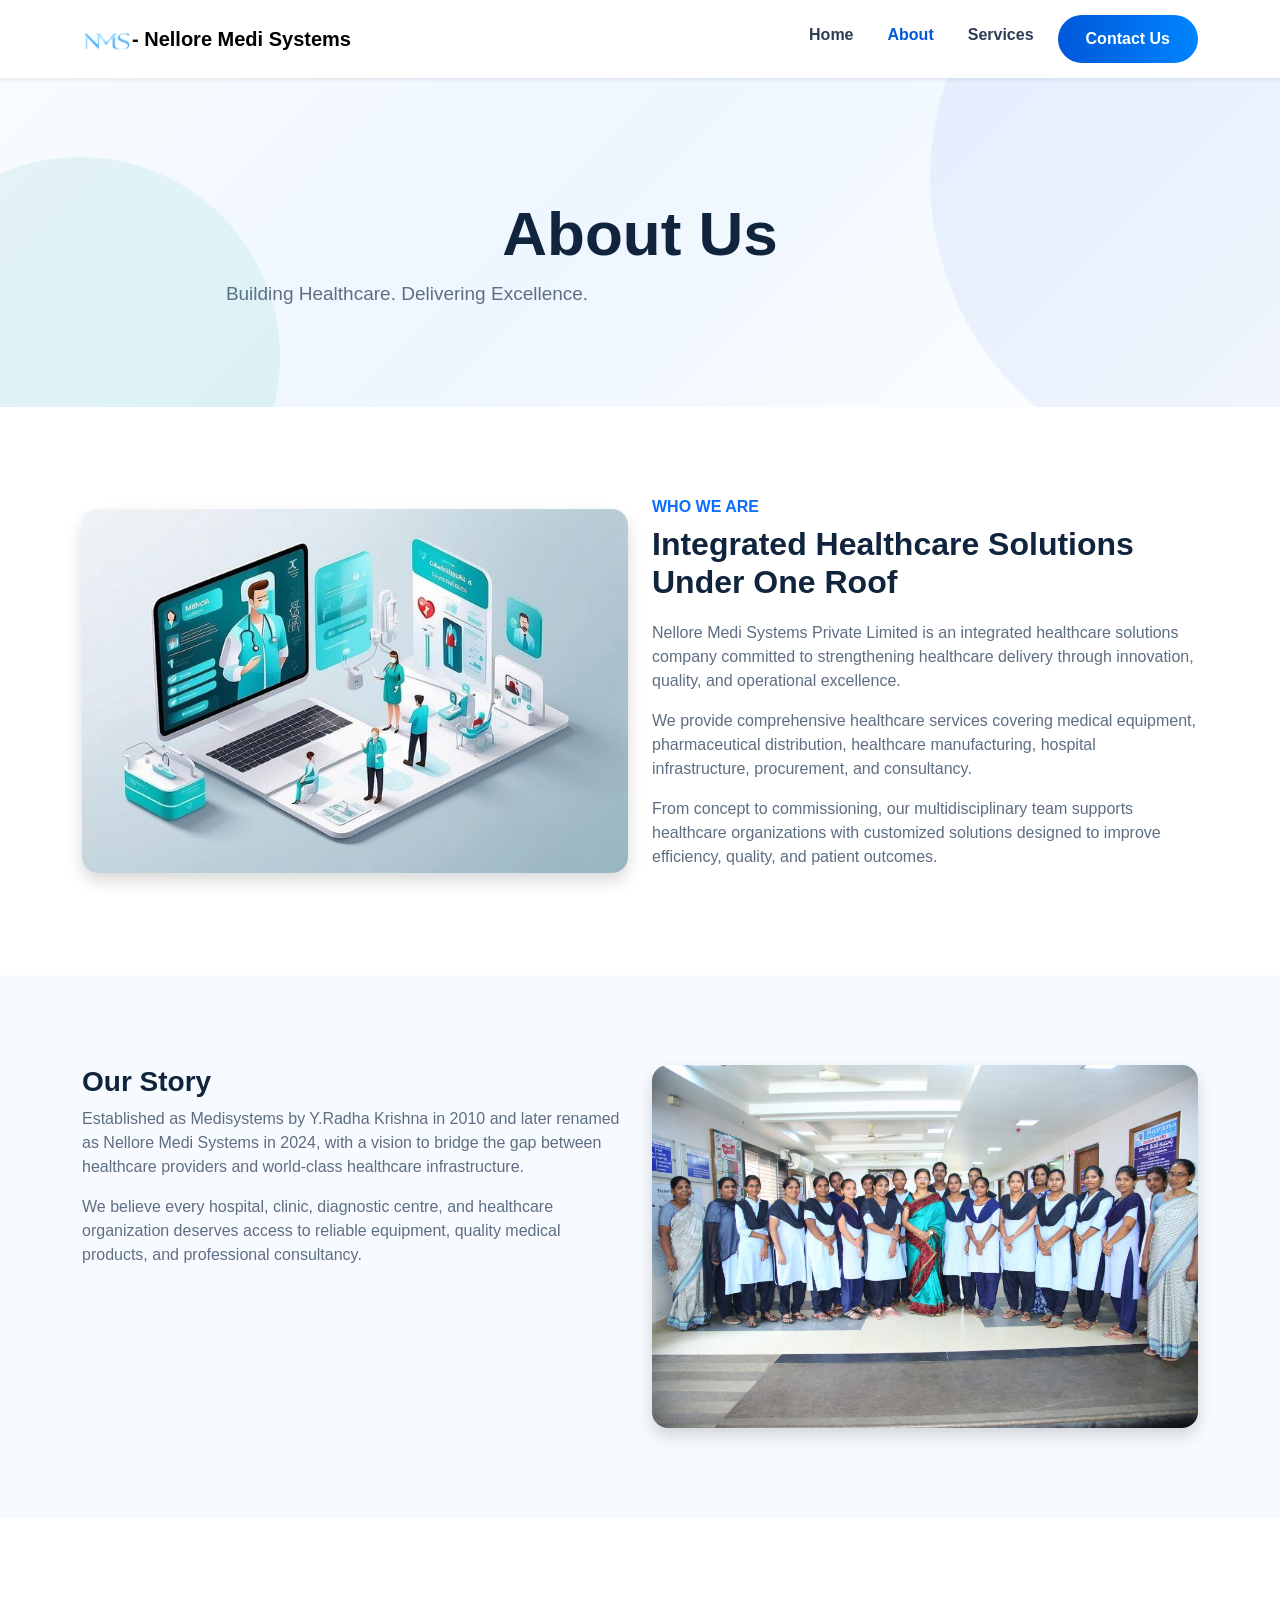
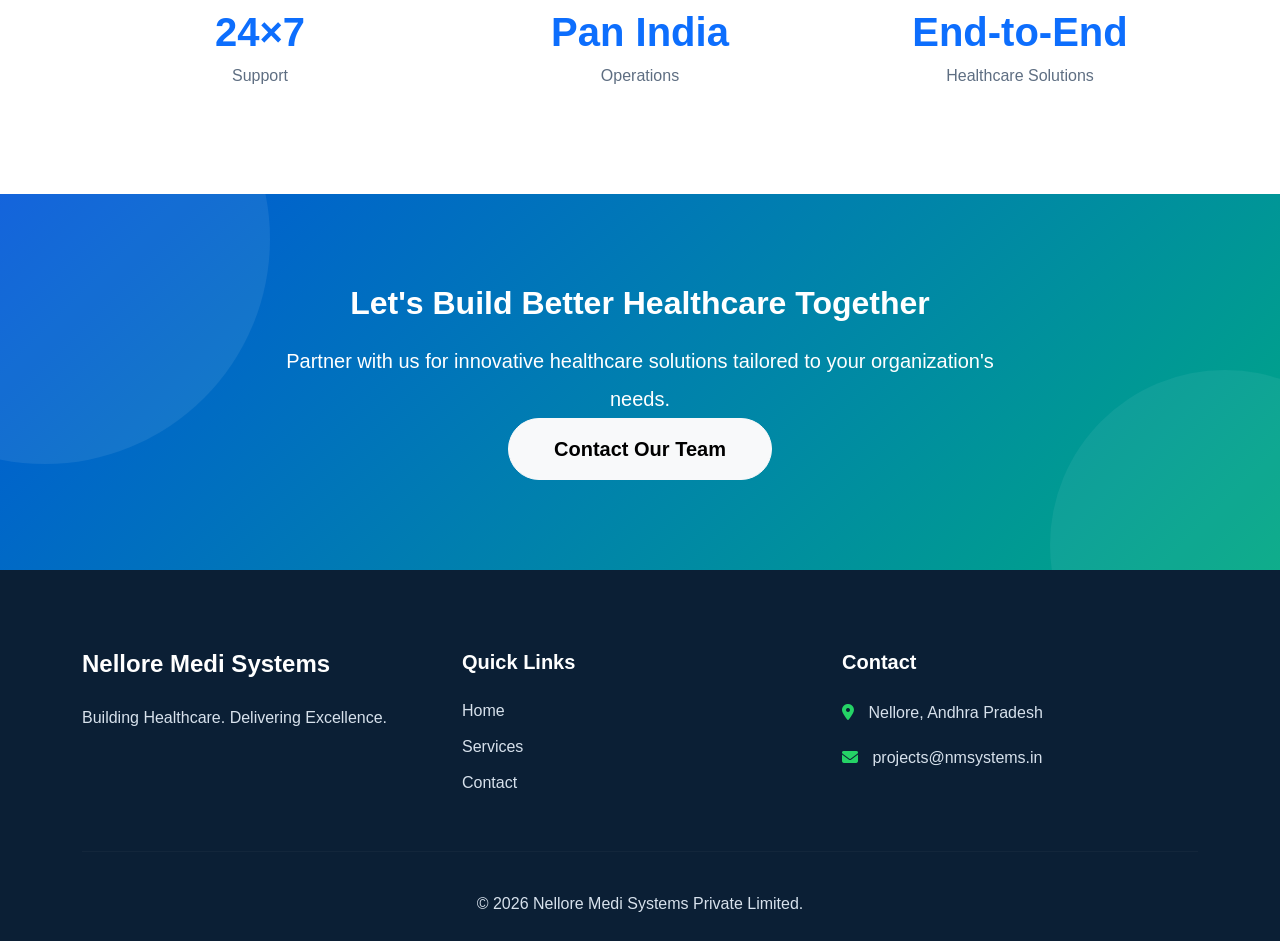
<file: about.html>
<!DOCTYPE html>
<html lang="en">

<head>

<meta charset="UTF-8">
<meta name="viewport" content="width=device-width, initial-scale=1.0">

<title>About Us | Nellore Medi Systems</title>

<link href="https://cdn.jsdelivr.net/npm/bootstrap@5.3.3/dist/css/bootstrap.min.css" rel="stylesheet">

<link href="https://cdnjs.cloudflare.com/ajax/libs/font-awesome/6.5.2/css/all.min.css" rel="stylesheet">

<link rel="stylesheet" href="css/style.css">

</head>

<body>

<!-- NAVBAR -->

<nav class="navbar navbar-expand-lg bg-white shadow-sm sticky-top">

<div class="container">

<a class="navbar-brand fw-bold" href="index.html">

<img src="assets/images/logo.png" width="50">-

Nellore Medi Systems

</a>

<button class="navbar-toggler" data-bs-toggle="collapse" data-bs-target="#nav">

<span class="navbar-toggler-icon"></span>

</button>

<div class="collapse navbar-collapse" id="nav">

<ul class="navbar-nav ms-auto">

<li class="nav-item"><a class="nav-link" href="index.html">Home</a></li>

<li class="nav-item"><a class="nav-link active" href="about.html">About</a></li>

<li class="nav-item"><a class="nav-link" href="services.html">Services</a></li>

<li class="nav-item ms-lg-3">
    <a class="btn btn-primary rounded-pill" href="contact.html">
        Contact Us
    </a>
</li>

</ul>

</div>

</div>

</nav>

<!-- HERO -->

<section class="hero" style="padding:120px 0 80px;">

<div class="container text-center">

<h1 class="display-3 fw-bold">

About Us

</h1>

<p class="lead">

Building Healthcare. Delivering Excellence.

</p>

</div>

</section>

<!-- COMPANY -->

<section>

<div class="container">

<div class="row align-items-center">

<div class="col-lg-6">

<img src="assets/images/solutions.jpeg"

class="img-fluid rounded-4 shadow">

</div>

<div class="col-lg-6">

<h6 class="text-primary fw-bold">

WHO WE ARE

</h6>

<h2 class="fw-bold">

Integrated Healthcare Solutions Under One Roof

</h2>

<p>

Nellore Medi Systems Private Limited is an integrated healthcare
solutions company committed to strengthening healthcare delivery
through innovation, quality, and operational excellence.

</p>

<p>

We provide comprehensive healthcare services covering
medical equipment,
pharmaceutical distribution,
healthcare manufacturing,
hospital infrastructure,
procurement,
and consultancy.

</p>

<p>

From concept to commissioning,
our multidisciplinary team supports
healthcare organizations with customized
solutions designed to improve efficiency,
quality,
and patient outcomes.

</p>

</div>

</div>

</div>

</section>

<!-- OUR STORY -->

<section class="bg-light">

<div class="container">

<div class="row">

<div class="col-lg-6">

<h3>

Our Story

</h3>

<p>

Established as Medisystems by Y.Radha Krishna in 2010 
and later renamed as Nellore Medi Systems in 2024,
with a vision to bridge the gap between healthcare 
providers and world-class healthcare infrastructure.

</p>

<p>

We believe every hospital,
clinic,
diagnostic centre,
and healthcare organization deserves
access to reliable equipment,
quality medical products,
and professional consultancy.

</p>

</div>

<div class="col-lg-6">

<img src="assets/images/us.png"

class="img-fluid rounded-4 shadow">

</div>

</div>

</div>

</section>

<!-- STATS -->

<section>

<div class="container">

<div class="row text-center">

    <div class="col-md-4">

        <h1 class="text-primary">

            24×7

        </h1>

        <p>

            Support

        </p>

    </div>

    <div class="col-md-4">

        <h1 class="text-primary">

            Pan India

        </h1>

        <p>

            Operations

        </p>

    </div>

    <div class="col-md-4">

        <h1 class="text-primary">

            End-to-End

        </h1>

        <p>

            Healthcare Solutions

        </p>

    </div>

</div>

</div>

</section>

<!-- CTA -->

<section class="cta-section">

<div class="container text-center">

<h2 class="text-white">

Let's Build Better Healthcare Together

</h2>

<p class="lead text-white">

Partner with us for innovative healthcare
solutions tailored to your organization's needs.

</p>

<a href="contact.html"

class="btn btn-light btn-lg rounded-pill">

Contact Our Team

</a>

</div>

</section>

<!-- FOOTER -->

<footer class="footer">

<div class="container">

<div class="row">

<div class="col-lg-4">

<h4>

Nellore Medi Systems

</h4>

<p>

Building Healthcare.
Delivering Excellence.

</p>

</div>

<div class="col-lg-4">

<h5>

Quick Links

</h5>

<ul>

<li><a href="index.html">Home</a></li>

<li><a href="services.html">Services</a></li>

<li><a href="contact.html">Contact</a></li>

</ul>

</div>

<div class="col-lg-4">

<h5>

Contact

</h5>

<p>

<i class="fa-solid fa-location-dot"></i>

Nellore,
Andhra Pradesh

</p>

<p>

<i class="fa-solid fa-envelope"></i>

projects@nmsystems.in

</p>

</div>

</div>

<hr>

<div class="text-center">

© 2026 Nellore Medi Systems Private Limited.

</div>

</div>

</footer>

<script src="https://cdn.jsdelivr.net/npm/bootstrap@5.3.3/dist/js/bootstrap.bundle.min.js"></script>

</body>

</html>
</file>
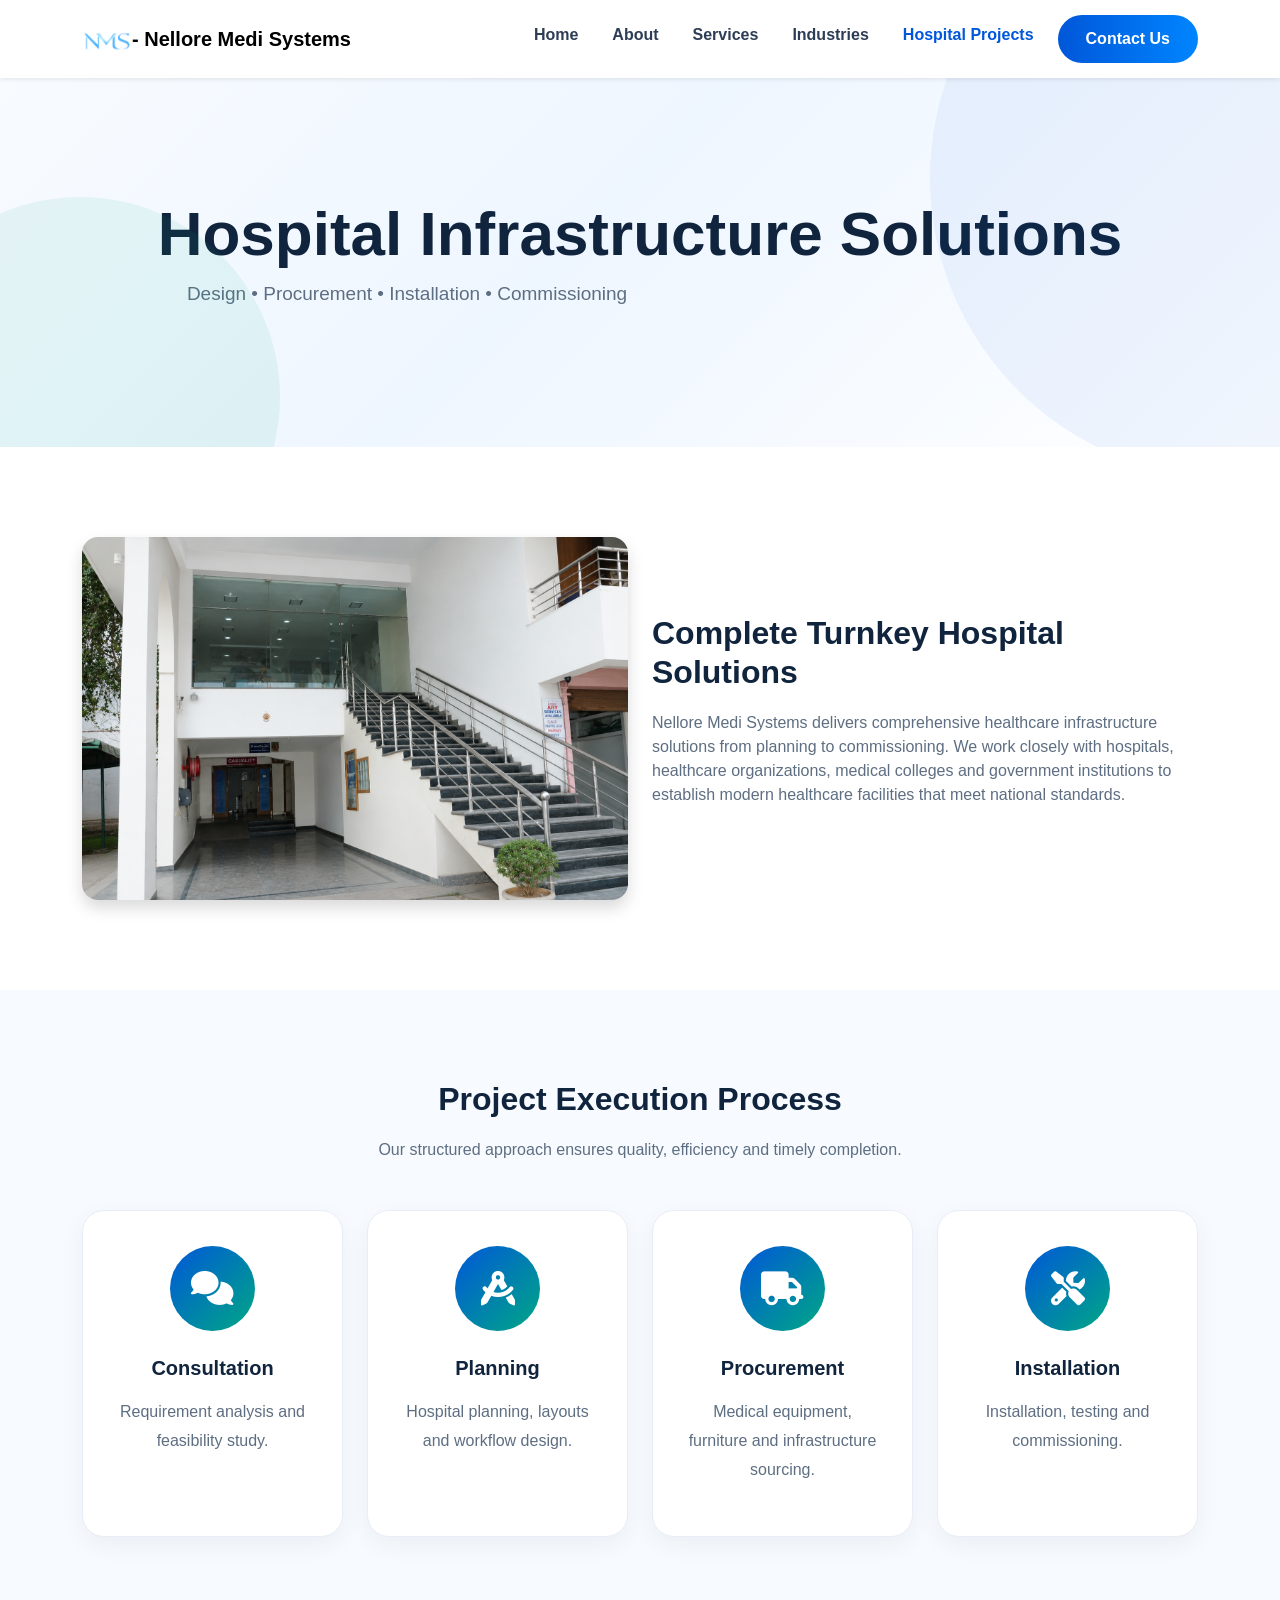
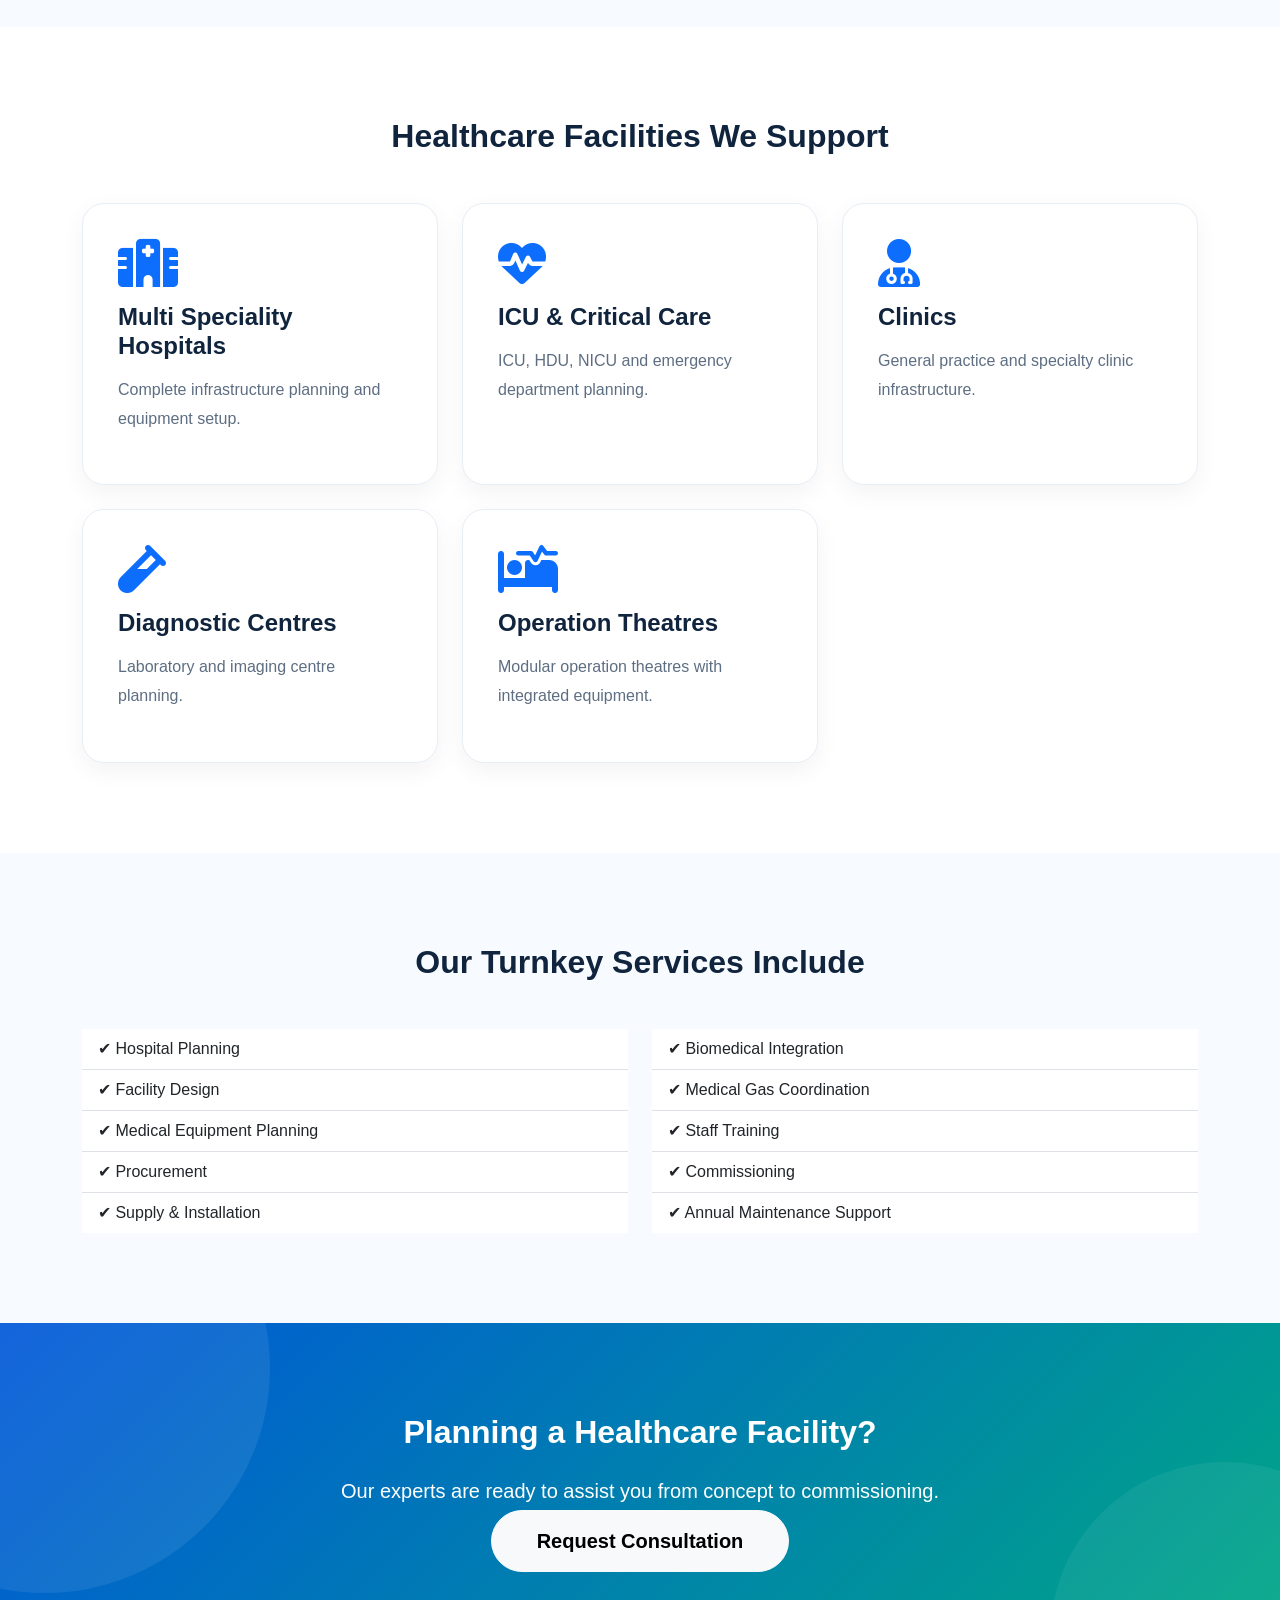
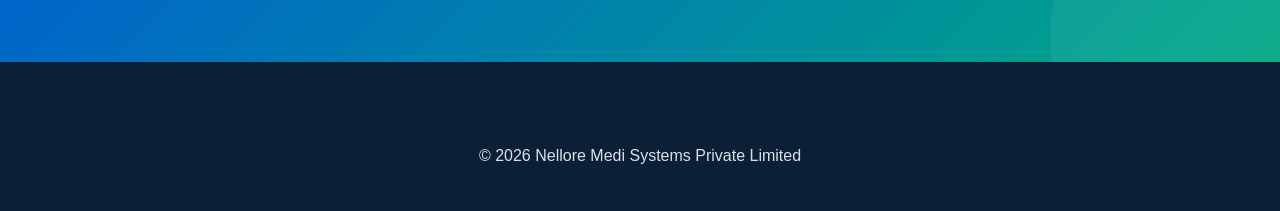
<file: projects.html>
<!DOCTYPE html>
<html lang="en">

<head>

<meta charset="UTF-8">
<meta name="viewport" content="width=device-width, initial-scale=1">

<title>Hospital Infrastructure | Nellore Medi Systems</title>

<link href="https://cdn.jsdelivr.net/npm/bootstrap@5.3.3/dist/css/bootstrap.min.css" rel="stylesheet">
<link href="https://cdnjs.cloudflare.com/ajax/libs/font-awesome/6.5.2/css/all.min.css" rel="stylesheet">
<link rel="stylesheet" href="css/style.css">

</head>

<body>

<!-- NAVBAR -->

<nav class="navbar navbar-expand-lg bg-white shadow-sm sticky-top">

<div class="container">

<a class="navbar-brand fw-bold" href="index.html">
<img src="assets/images/logo.png" width="50">-

Nellore Medi Systems

</a>

<button class="navbar-toggler"
data-bs-toggle="collapse"
data-bs-target="#nav">

<span class="navbar-toggler-icon"></span>

</button>

<div class="collapse navbar-collapse" id="nav">

<ul class="navbar-nav ms-auto">

<li class="nav-item"><a class="nav-link" href="index.html">Home</a></li>
<li class="nav-item"><a class="nav-link" href="about.html">About</a></li>
<li class="nav-item"><a class="nav-link" href="services.html">Services</a></li>
<li class="nav-item"><a class="nav-link" href="industries.html">Industries</a></li>
<li class="nav-item"><a class="nav-link active" href="projects.html">Hospital Projects</a></li>

<li class="nav-item ms-lg-3">

<a href="contact.html"
class="btn btn-primary rounded-pill">

Contact Us

</a>

</li>

</ul>

</div>

</div>

</nav>

<!-- HERO -->

<section class="hero">

<div class="container text-center">

<h1 class="display-3 fw-bold">

Hospital Infrastructure Solutions

</h1>

<p class="lead">

Design • Procurement • Installation • Commissioning

</p>

</div>

</section>

<!-- INTRO -->

<section>

<div class="container">

<div class="row align-items-center">

<div class="col-lg-6">

<img src="assets/images/lotus.png"
class="img-fluid rounded-4 shadow">

</div>

<div class="col-lg-6">

<h2>

Complete Turnkey Hospital Solutions

</h2>

<p>

Nellore Medi Systems delivers comprehensive healthcare infrastructure
solutions from planning to commissioning.

We work closely with hospitals, healthcare organizations,
medical colleges and government institutions to establish
modern healthcare facilities that meet national standards.

</p>

</div>

</div>

</div>

</section>

<!-- TIMELINE -->

<section class="bg-light">

<div class="container">

<div class="text-center mb-5">

<h2>

Project Execution Process

</h2>

<p>

Our structured approach ensures quality, efficiency and timely completion.

</p>

</div>

<div class="row text-center g-4">

<div class="col-md-3">

<div class="feature-box">

<i class="fa-solid fa-comments"></i>

<h5>

Consultation

</h5>

<p>

Requirement analysis and feasibility study.

</p>

</div>

</div>

<div class="col-md-3">

<div class="feature-box">

<i class="fa-solid fa-drafting-compass"></i>

<h5>

Planning

</h5>

<p>

Hospital planning, layouts and workflow design.

</p>

</div>

</div>

<div class="col-md-3">

<div class="feature-box">

<i class="fa-solid fa-truck"></i>

<h5>

Procurement

</h5>

<p>

Medical equipment, furniture and infrastructure sourcing.

</p>

</div>

</div>

<div class="col-md-3">

<div class="feature-box">

<i class="fa-solid fa-screwdriver-wrench"></i>

<h5>

Installation

</h5>

<p>

Installation, testing and commissioning.

</p>

</div>

</div>

</div>

</div>

</section>

<!-- FACILITIES -->

<section>

<div class="container">

<div class="text-center mb-5">

<h2>

Healthcare Facilities We Support

</h2>

</div>

<div class="row g-4">

<div class="col-md-4">

<div class="service-card">

<i class="fa-solid fa-hospital fa-3x text-primary mb-3"></i>

<h4>

Multi Speciality Hospitals

</h4>

<p>

Complete infrastructure planning and equipment setup.

</p>

</div>

</div>

<div class="col-md-4">

<div class="service-card">

<i class="fa-solid fa-heart-pulse fa-3x text-primary mb-3"></i>

<h4>

ICU & Critical Care

</h4>

<p>

ICU, HDU, NICU and emergency department planning.

</p>

</div>

</div>

<div class="col-md-4">

<div class="service-card">

<i class="fa-solid fa-user-doctor fa-3x text-primary mb-3"></i>

<h4>

Clinics

</h4>

<p>

General practice and specialty clinic infrastructure.

</p>

</div>

</div>

<div class="col-md-4">

<div class="service-card">

<i class="fa-solid fa-vial fa-3x text-primary mb-3"></i>

<h4>

Diagnostic Centres

</h4>

<p>

Laboratory and imaging centre planning.

</p>

</div>

</div>

<div class="col-md-4">

<div class="service-card">

<i class="fa-solid fa-bed-pulse fa-3x text-primary mb-3"></i>

<h4>

Operation Theatres

</h4>

<p>

Modular operation theatres with integrated equipment.

</p>

</div>

</div>

</div>

</div>

</section>

<!-- SERVICES INCLUDED -->

<section class="bg-light">

<div class="container">

<div class="text-center mb-5">

<h2>

Our Turnkey Services Include

</h2>

</div>

<div class="row">

<div class="col-lg-6">

<ul class="list-group list-group-flush">

<li class="list-group-item">✔ Hospital Planning</li>
<li class="list-group-item">✔ Facility Design</li>
<li class="list-group-item">✔ Medical Equipment Planning</li>
<li class="list-group-item">✔ Procurement</li>
<li class="list-group-item">✔ Supply & Installation</li>

</ul>

</div>

<div class="col-lg-6">

<ul class="list-group list-group-flush">

<li class="list-group-item">✔ Biomedical Integration</li>
<li class="list-group-item">✔ Medical Gas Coordination</li>
<li class="list-group-item">✔ Staff Training</li>
<li class="list-group-item">✔ Commissioning</li>
<li class="list-group-item">✔ Annual Maintenance Support</li>

</ul>

</div>

</div>

</div>

</section>

<!-- CTA -->

<section class="cta-section">

<div class="container text-center">

<h2 class="text-white">

Planning a Healthcare Facility?

</h2>

<p class="lead text-white">

Our experts are ready to assist you from concept to commissioning.

</p>

<a href="contact.html"
class="btn btn-light btn-lg rounded-pill">

Request Consultation

</a>

</div>

</section>

<!-- FOOTER -->

<footer class="footer">

<div class="container text-center">

<p>

© 2026 Nellore Medi Systems Private Limited

</p>

</div>

</footer>

<script src="https://cdn.jsdelivr.net/npm/bootstrap@5.3.3/dist/js/bootstrap.bundle.min.js"></script>

</body>

</html>
</file>
<file: css/style.css>
/* =====================================================
   NELLORE MEDI SYSTEMS
   style.css
===================================================== */

:root{

    --primary:#0057D9;
    --secondary:#00A884;
    --accent:#25D366;
    --dark:#10243D;
    --light:#F5F9FD;
    --white:#ffffff;
    --text:#5E6E82;
    --border:#E7EEF7;

}

*{

    margin:0;
    padding:0;
    box-sizing:border-box;

}

html{

    scroll-behavior:smooth;

}

body{

    font-family:'Inter',sans-serif;
    color:var(--text);
    background:#fff;
    overflow-x:hidden;

}

h1,h2,h3,h4,h5,h6{

    font-family:'Poppins',sans-serif;
    color:var(--dark);
    font-weight:700;

}

a{

    text-decoration:none;
    transition:.3s;

}

section{

    padding:90px 0;

}

img{

    max-width:100%;

}

/* ===========================
   NAVBAR
=========================== */

.navbar{

    background:#fff!important;
    padding:15px 0;
    transition:.4s;
    z-index:999;

}

.company-name{

    font-size:18px;
    font-weight:700;
    color:var(--dark);

}

.navbar-nav .nav-link{

    color:#2d3d55;
    font-weight:600;
    margin-left:18px;
    transition:.3s;

}

.navbar-nav .nav-link:hover{

    color:var(--primary);

}

.navbar-nav .nav-link.active{

    color:var(--primary);

}

.navbar .btn{

    border-radius:40px;
    padding:12px 28px;
    font-weight:600;

}

/* ===========================
   BUTTONS
=========================== */

.btn-primary{

    background:linear-gradient(90deg,#0057D9,#0085ff);
    border:none;

}

.btn-primary:hover{

    transform:translateY(-3px);
    box-shadow:0 12px 30px rgba(0,87,217,.25);

}

.btn-outline-primary{

    border:2px solid var(--primary);
    color:var(--primary);

}

.btn-outline-primary:hover{

    background:var(--primary);
    color:#fff;

}

/* ===========================
   HERO
=========================== */

.hero{

    position:relative;
    overflow:hidden;
    background:
    linear-gradient(135deg,#f8fbff 0%,#eef6ff 45%,#ffffff 100%);
    padding-top:120px;
    padding-bottom:120px;

}

.hero::before{

    content:"";
    position:absolute;
    width:600px;
    height:600px;
    background:rgba(0,87,217,.06);
    border-radius:50%;
    right:-250px;
    top:-200px;

}

.hero::after{

    content:"";
    position:absolute;
    width:400px;
    height:400px;
    background:rgba(0,168,132,.08);
    border-radius:50%;
    left:-120px;
    bottom:-150px;

}

.hero .badge{

    font-size:15px;
    padding:10px 18px;
    border-radius:40px;

}

.hero h1{

    font-size:62px;
    line-height:1.15;

}

.hero p{

    font-size:19px;
    line-height:1.8;
    max-width:650px;

}

.hero-image{

    animation:float 5s ease-in-out infinite;

}

@keyframes float{

0%{

transform:translateY(0);

}

50%{

transform:translateY(-20px);

}

100%{

transform:translateY(0);

}

}

.hero-wave{

    position:absolute;
    left:0;
    bottom:-1px;
    width:100%;

}

/* ===========================
   COUNTERS
=========================== */

.hero h2{

    color:var(--primary);
    font-size:42px;

}

.hero .row p{

    font-weight:600;

}

/* ===========================
   ABOUT
=========================== */

.bg-light{

    background:#f7fbff!important;

}

.about-image{

    border-radius:24px;
    overflow:hidden;

}

.about-image img{

    border-radius:24px;

}

.about-box{

    padding-left:40px;

}

.about-box p{

    line-height:1.9;
    font-size:17px;

}

/* ===========================
   CARDS
=========================== */

.service-card{

    background:#fff;
    border-radius:22px;
    padding:35px;
    transition:.35s;
    border:1px solid var(--border);
    height:100%;
    box-shadow:0 8px 25px rgba(0,0,0,.05);

}

.service-card:hover{

    transform:translateY(-10px);

    box-shadow:0 25px 50px rgba(0,87,217,.12);

    border-color:#d7e7ff;

}

.service-icon{

    width:80px;
    height:80px;
    border-radius:20px;
    background:linear-gradient(135deg,#0057D9,#00A884);

    display:flex;
    align-items:center;
    justify-content:center;

    margin-bottom:25px;

}

.service-icon i{

    color:#fff;
    font-size:34px;

}

.service-card h4{

    margin-bottom:15px;

}

.service-card p{

    line-height:1.8;

}

/* ===========================
   SECTION TITLE
=========================== */

section span.text-primary{

    letter-spacing:2px;
    text-transform:uppercase;
    font-weight:700;

}

section h2{

    margin-bottom:20px;

}

section .display-5{

    font-size:46px;

}

/* ==========================================
   WHY CHOOSE US
========================================== */

.feature-box{

    background:#ffffff;
    padding:35px;
    border-radius:22px;
    text-align:center;
    transition:.35s;
    border:1px solid var(--border);
    height:100%;
    box-shadow:0 8px 25px rgba(0,0,0,.05);

}

.feature-box:hover{

    transform:translateY(-10px);
    box-shadow:0 20px 45px rgba(0,87,217,.15);

}

.feature-box i{

    width:85px;
    height:85px;

    display:flex;
    align-items:center;
    justify-content:center;

    margin:auto;
    margin-bottom:25px;

    background:linear-gradient(135deg,#0057D9,#00A884);

    border-radius:50%;

    color:#fff;
    font-size:34px;

}

.feature-box h5{

    margin-bottom:18px;

}

.feature-box p{

    line-height:1.8;

}

/* ==========================================
   INDUSTRIES
========================================== */

.industry-card{

    background:#ffffff;
    border-radius:20px;
    padding:35px 20px;
    transition:.35s;
    border:1px solid #edf3fa;
    height:100%;

}

.industry-card:hover{

    background:linear-gradient(135deg,#0057D9,#00A884);

    transform:translateY(-8px);

}

.industry-card i{

    font-size:48px;
    color:var(--primary);
    margin-bottom:20px;

}

.industry-card h5{

    margin:0;

}

.industry-card:hover i,
.industry-card:hover h5{

    color:#ffffff;

}

/* ==========================================
   CTA
========================================== */

.cta-section{

    position:relative;
    overflow:hidden;

    background:
    linear-gradient(135deg,#0057D9,#00A884);

    color:white;

}

.cta-section::before{

    content:"";

    position:absolute;

    width:450px;
    height:450px;

    background:rgba(255,255,255,.08);

    border-radius:50%;

    left:-180px;
    top:-180px;

}

.cta-section::after{

    content:"";

    position:absolute;

    width:350px;
    height:350px;

    background:rgba(255,255,255,.06);

    border-radius:50%;

    right:-120px;
    bottom:-150px;

}

.cta-section h2{

    color:white;

}

.cta-section p{

    max-width:760px;
    margin:auto;
    line-height:1.9;

}

.cta-section .btn{

    font-weight:700;
    padding:15px 45px;

}

/* ==========================================
   FOOTER
========================================== */

.footer{

    background:#0b1f35;

    color:#d7e1ec;

    padding-top:80px;
    padding-bottom:25px;

}

.footer h4,
.footer h5{

    color:white;
    margin-bottom:25px;

}

.footer p{

    line-height:1.8;

}

.footer ul{

    list-style:none;
    padding:0;

}

.footer ul li{

    margin-bottom:12px;

}

.footer ul li a{

    color:#d7e1ec;
    transition:.3s;

}

.footer ul li a:hover{

    color:#25D366;
    padding-left:6px;

}

.footer hr{

    border-color:rgba(255,255,255,.12);
    margin:40px 0;

}

.footer i{

    color:#25D366;
    margin-right:10px;

}

/* ==========================================
   SECTION SPACING
========================================== */

.py-5{

    padding-top:100px !important;
    padding-bottom:100px !important;

}

/* ==========================================
   IMAGE EFFECTS
========================================== */

img{

    transition:.4s;

}

img:hover{

    transform:scale(1.02);

}

/* ==========================================
   SCROLLBAR
========================================== */

::-webkit-scrollbar{

    width:10px;

}

::-webkit-scrollbar-track{

    background:#edf2f7;

}

::-webkit-scrollbar-thumb{

    background:#0057D9;
    border-radius:10px;

}

::-webkit-scrollbar-thumb:hover{

    background:#003f9e;

}

/* ==========================================
   SELECTION
========================================== */

::selection{

    background:#0057D9;
    color:white;

}

/* ==========================================
   SHADOW UTILITIES
========================================== */

.shadow-soft{

    box-shadow:0 15px 40px rgba(0,0,0,.08);

}

.shadow-hover{

    transition:.35s;

}

.shadow-hover:hover{

    box-shadow:0 25px 60px rgba(0,0,0,.12);

}

/* ==========================================
   BORDER RADIUS
========================================== */

.rounded-xl{

    border-radius:22px;

}

.rounded-2xl{

    border-radius:30px;

}

/* ==========================================
   BACKGROUND UTILITIES
========================================== */

.bg-primary-gradient{

    background:
    linear-gradient(135deg,#0057D9,#00A884);

}

.text-gradient{

    background:
    linear-gradient(135deg,#0057D9,#00A884);
    -webkit-background-clip:text;
    -webkit-text-fill-color:transparent;

}

/* ==========================================
   ANIMATIONS
========================================== */

.fade-up{

    animation:fadeUp .8s ease forwards;

}

@keyframes fadeUp{

0%{

opacity:0;
transform:translateY(40px);

}

100%{

opacity:1;
transform:translateY(0);

}

}

.zoom{

    animation:zoom .8s;

}

@keyframes zoom{

0%{

transform:scale(.9);

opacity:0;

}

100%{

transform:scale(1);

opacity:1;

}

}

/* ==========================================
   RESPONSIVE
========================================== */

@media(max-width:1200px){

.hero h1{

font-size:52px;

}

}

@media(max-width:992px){

.hero{

text-align:center;

padding-top:80px;

}

.hero h1{

font-size:42px;

}

.hero-image{

margin-top:50px;

max-width:450px;

}

.display-5{

font-size:38px !important;

}

.about-box{

padding-left:0;

margin-top:40px;

}

.navbar{

padding:12px 0;

}

}

@media(max-width:768px){

.hero h1{

font-size:36px;

}

.hero p{

font-size:17px;

}

.service-card{

padding:28px;

}

.feature-box{

padding:28px;

}

.industry-card{

padding:28px;

}

section{

padding:70px 0;

}

}

@media(max-width:576px){

.hero h1{

font-size:30px;

}

.hero .btn{

display:block;
width:100%;
margin-bottom:15px;

}

.hero .btn + .btn{

margin-left:0 !important;

}

.display-5{

font-size:30px !important;

}

.footer{

text-align:center;

}

}
</file>
